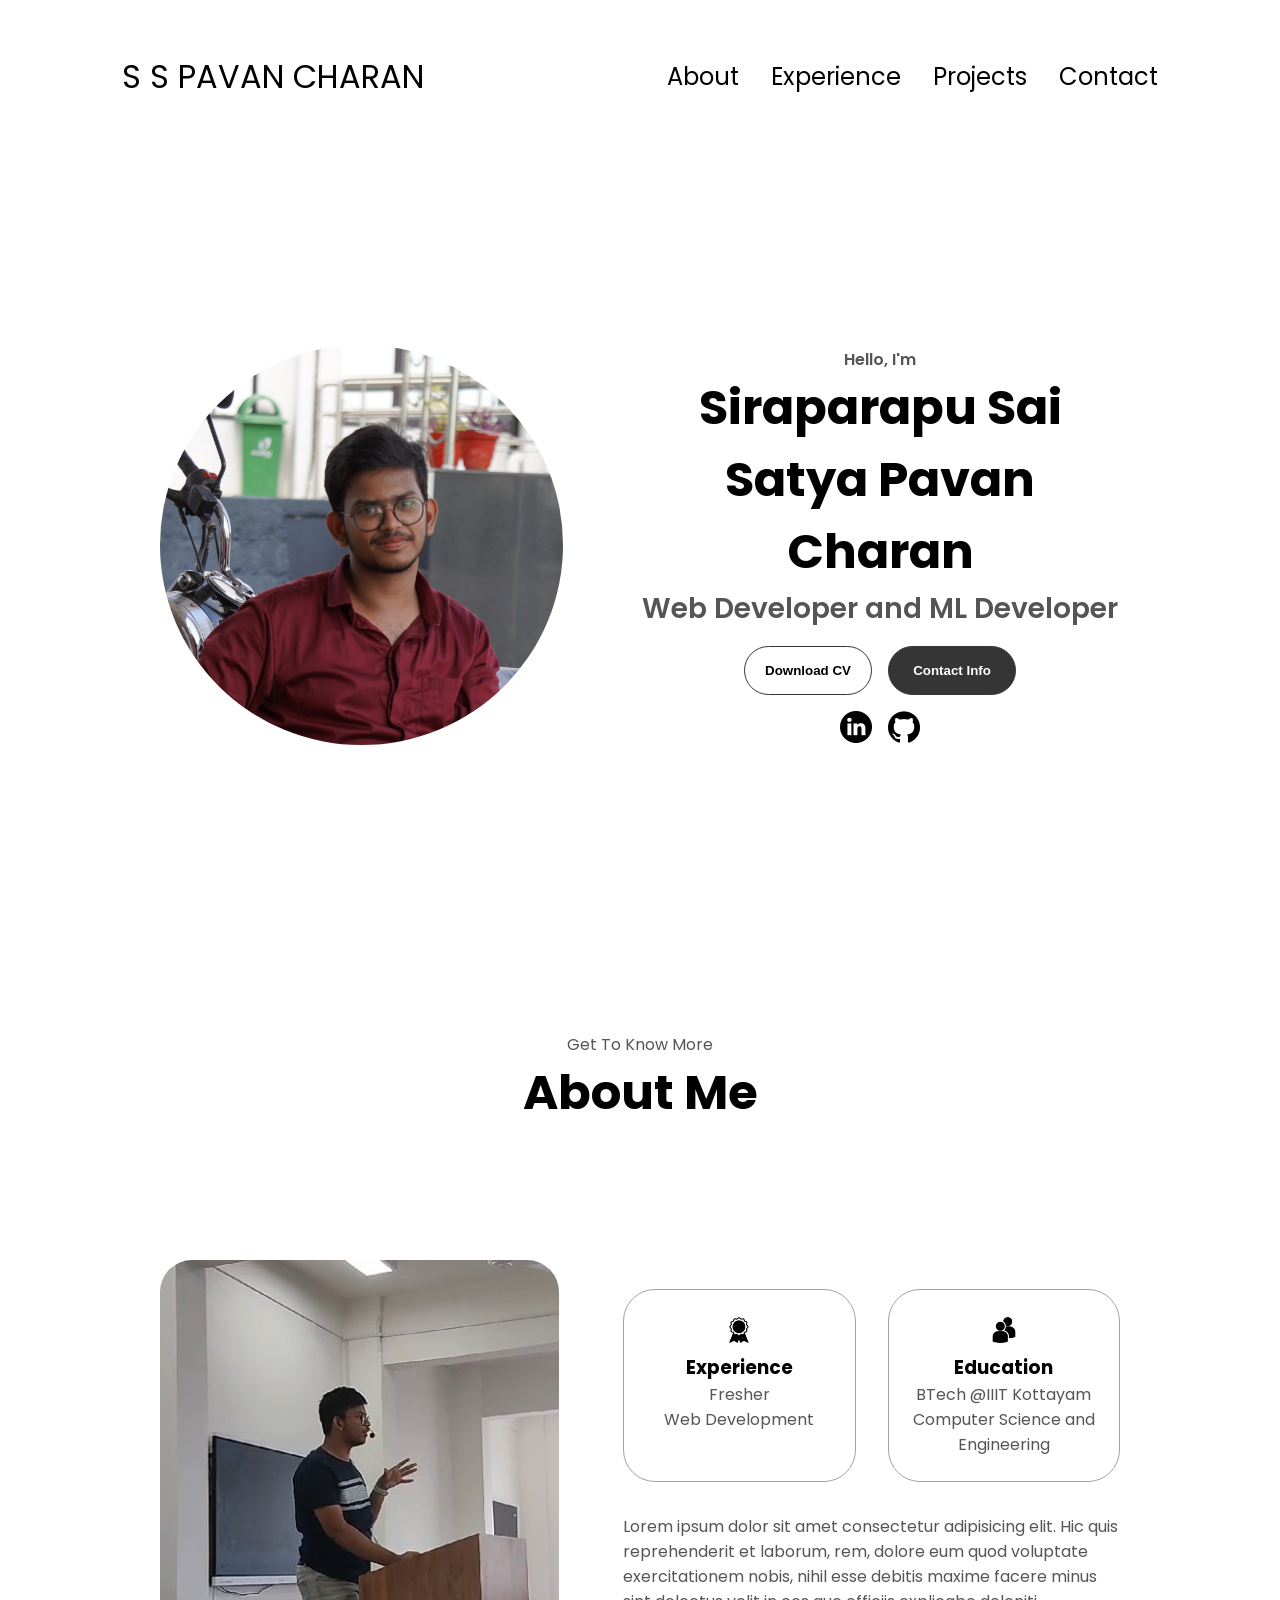
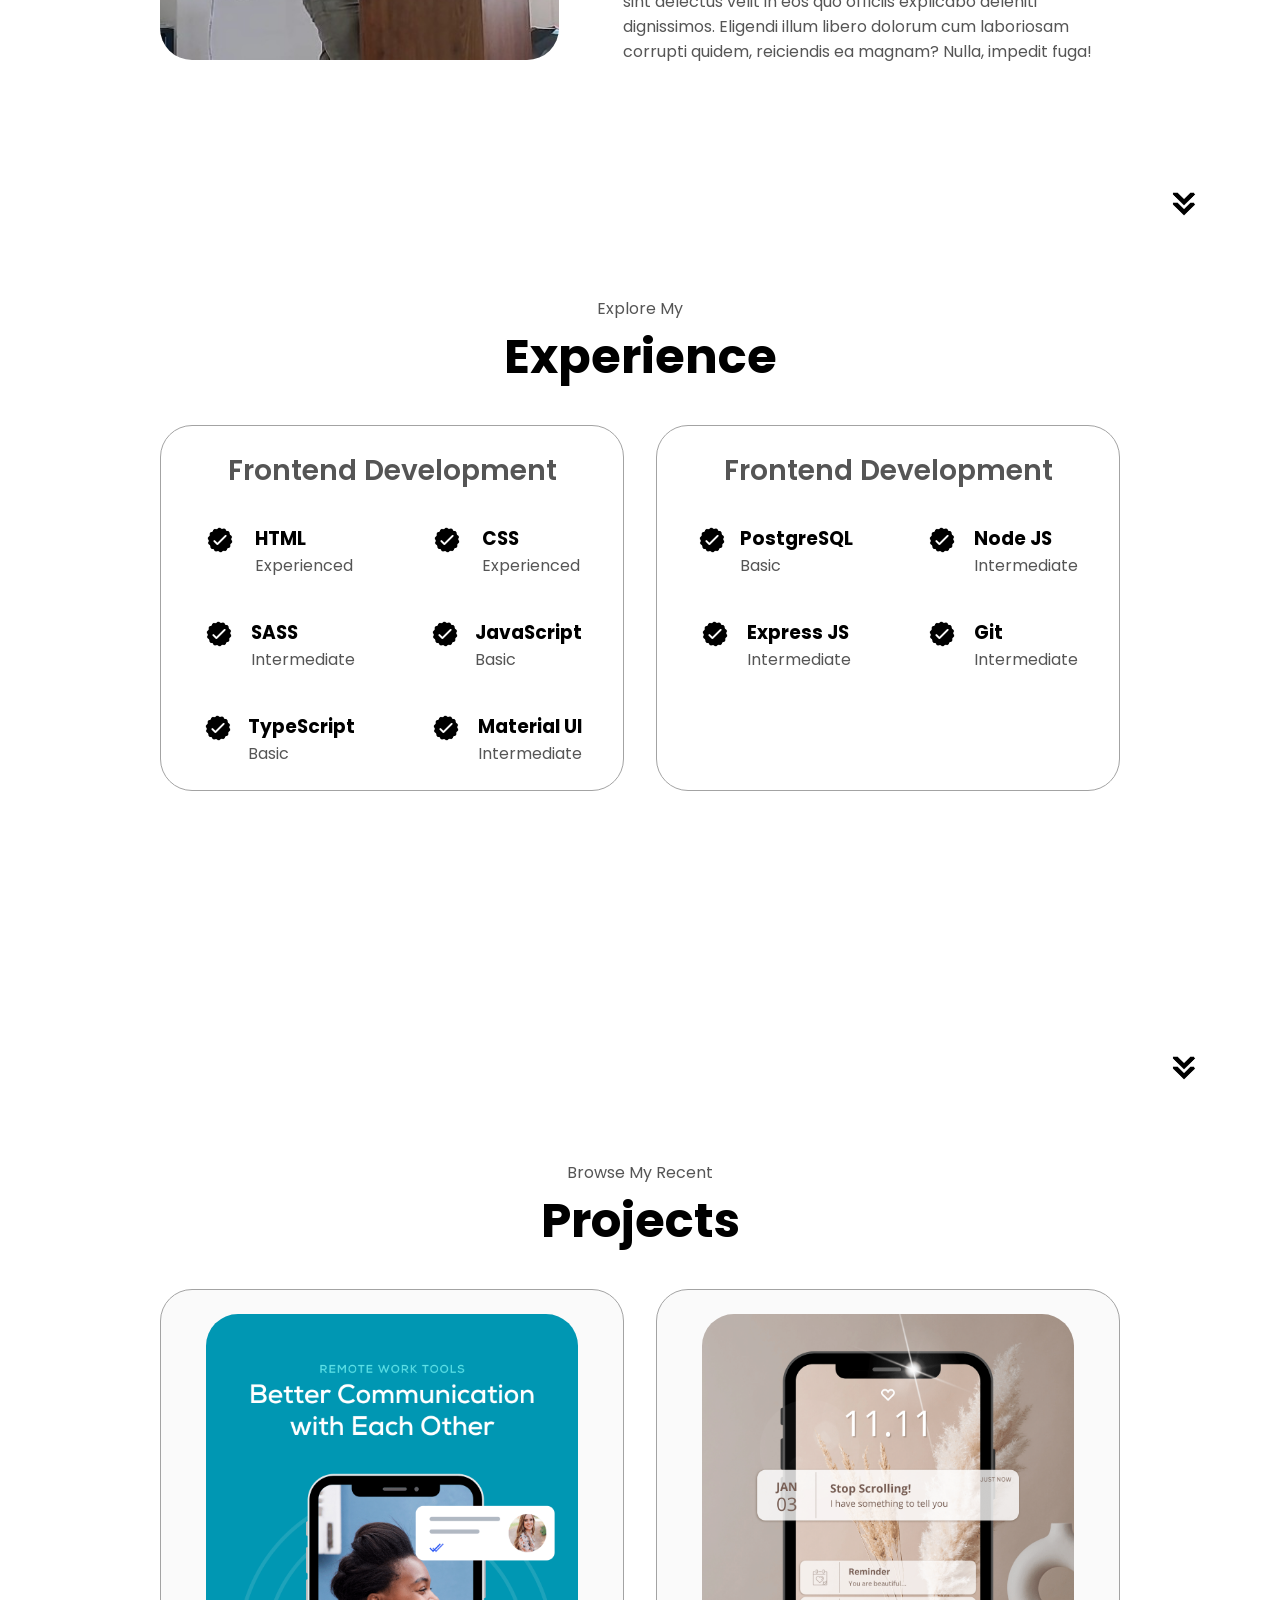
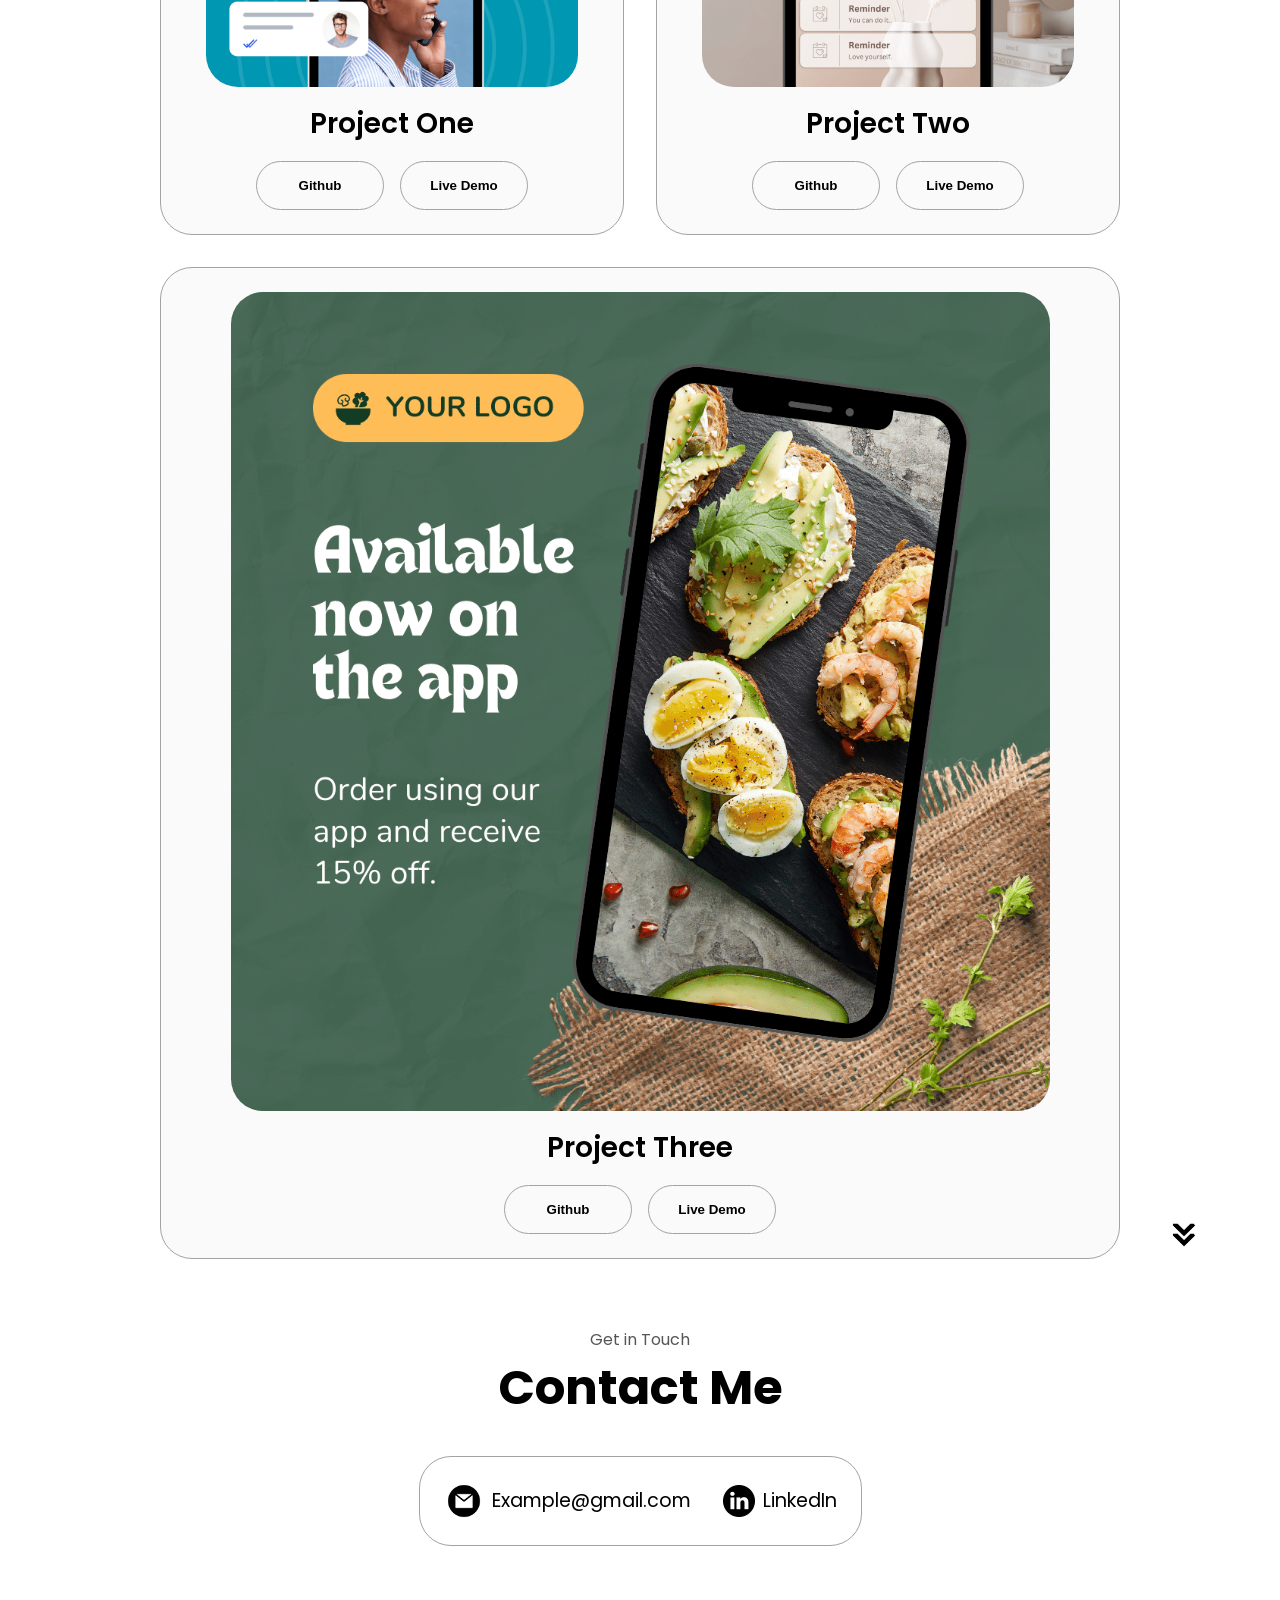
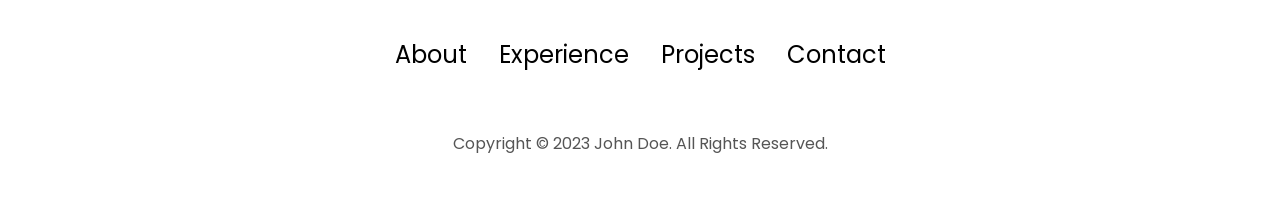
<file: index.html>
<!DOCTYPE html>
<html lang="en">
  <head>
    <meta charset="UTF-8" />
    <meta http-equiv="X-UA-Compatible" content="IE=edge" />
    <meta name="viewport" content="width=device-width, initial-scale=1.0" />
    <title>My Portfolio</title>
    <link rel="stylesheet" href="style.css" />
    <link rel="stylesheet" href="mediaqueries.css" />
  </head>
  <body>
    <nav id="desktop-nav">
      <div class="logo">S S PAVAN CHARAN</div>
      <div>
        <ul class="nav-links">
          <li><a href="#about">About</a></li>
          <li><a href="#experience">Experience</a></li>
          <li><a href="#projects">Projects</a></li>
          <li><a href="#contact">Contact</a></li>
        </ul>
      </div>
    </nav>
    <nav id="hamburger-nav">
      <div class="logo">S S PAVAN CHARAN</div>
      <div class="hamburger-menu">
        <div class="hamburger-icon" onclick="toggleMenu()">
          <span></span>
          <span></span>
          <span></span>
        </div>
        <div class="menu-links">
          <li><a href="#about" onclick="toggleMenu()">About</a></li>
          <li><a href="#experience" onclick="toggleMenu()">Experience</a></li>
          <li><a href="#projects" onclick="toggleMenu()">Projects</a></li>
          <li><a href="#contact" onclick="toggleMenu()">Contact</a></li>
        </div>
      </div>
    </nav>
    <section id="profile">
      <div class="section__pic-container">
        <img src="\assets\DSC02098.JPG" id="profilepic" alt="Pavan profile picture" />
      </div>
      <div class="section__text">
        <p class="section__text__p1">Hello, I'm</p>
        <h1 class="title">Siraparapu Sai Satya Pavan Charan</h1>
        <p class="section__text__p2">Web Developer and ML Developer</p>
        <div class="btn-container">
          <button
            class="btn btn-color-2"
            onclick="window.open('./assets/resume.pdf')"
          >
            Download CV
          </button>
          <button class="btn btn-color-1" onclick="location.href='./#contact'">
            Contact Info
          </button>
        </div>
        <div id="socials-container">
          <img
            src="./assets/linkedin.png"
            alt="My LinkedIn profile"
            class="icon"
            onclick="location.href='https://www.linkedin.com/in/sai-satya-pavan-charan-siraparapu-87837a2a7/'"
          />
          <img
            src="./assets/github.png"
            alt="My Github profile"
            class="icon"
            onclick="location.href='https://github.com/pavan-charan'"
          />
        </div>
      </div>
    </section>
    <section id="about">
      <p class="section__text__p1">Get To Know More</p>
      <h1 class="title">About Me</h1>
      <div class="section-container">
        <div class="section__pic-container">
          <img
            src=".\assets\VideoCapture_20230909-185045.jpg"
            alt="Profile picture"
            class="about-pic"
          />
        </div>
        <div class="about-details-container">
          <div class="about-containers">
            <div class="details-container">
              <img
                src="./assets/experience.png"
                alt="Experience icon"
                class="icon"
              />
              <h3>Experience</h3>
              <p>Fresher<br />Web Development</p>
            </div>
            <div class="details-container">
              <img
                src="./assets/education.png"
                alt="Education icon"
                class="icon"
              />
              <h3>Education</h3>
              <p>BTech @IIIT Kottayam<br />Computer Science and Engineering</p>
            </div>
          </div>
          <div class="text-container">
            <p>
              Lorem ipsum dolor sit amet consectetur adipisicing elit. Hic quis
              reprehenderit et laborum, rem, dolore eum quod voluptate
              exercitationem nobis, nihil esse debitis maxime facere minus sint
              delectus velit in eos quo officiis explicabo deleniti dignissimos.
              Eligendi illum libero dolorum cum laboriosam corrupti quidem,
              reiciendis ea magnam? Nulla, impedit fuga!
            </p>
          </div>
        </div>
      </div>
      <img
        src="./assets/arrow.png"
        alt="Arrow icon"
        class="icon arrow"
        onclick="location.href='./#experience'"
      />
    </section>
    <section id="experience">
      <p class="section__text__p1">Explore My</p>
      <h1 class="title">Experience</h1>
      <div class="experience-details-container">
        <div class="about-containers">
          <div class="details-container">
            <h2 class="experience-sub-title">Frontend Development</h2>
            <div class="article-container">
              <article>
                <img
                  src="./assets/checkmark.png"
                  alt="Experience icon"
                  class="icon"
                />
                <div>
                  <h3>HTML</h3>
                  <p>Experienced</p>
                </div>
              </article>
              <article>
                <img
                  src="./assets/checkmark.png"
                  alt="Experience icon"
                  class="icon"
                />
                <div>
                  <h3>CSS</h3>
                  <p>Experienced</p>
                </div>
              </article>
              <article>
                <img
                  src="./assets/checkmark.png"
                  alt="Experience icon"
                  class="icon"
                />
                <div>
                  <h3>SASS</h3>
                  <p>Intermediate</p>
                </div>
              </article>
              <article>
                <img
                  src="./assets/checkmark.png"
                  alt="Experience icon"
                  class="icon"
                />
                <div>
                  <h3>JavaScript</h3>
                  <p>Basic</p>
                </div>
              </article>
              <article>
                <img
                  src="./assets/checkmark.png"
                  alt="Experience icon"
                  class="icon"
                />
                <div>
                  <h3>TypeScript</h3>
                  <p>Basic</p>
                </div>
              </article>
              <article>
                <img
                  src="./assets/checkmark.png"
                  alt="Experience icon"
                  class="icon"
                />
                <div>
                  <h3>Material UI</h3>
                  <p>Intermediate</p>
                </div>
              </article>
            </div>
          </div>
          <div class="details-container">
            <h2 class="experience-sub-title">Frontend Development</h2>
            <div class="article-container">
              <article>
                <img
                  src="./assets/checkmark.png"
                  alt="Experience icon"
                  class="icon"
                />
                <div>
                  <h3>PostgreSQL</h3>
                  <p>Basic</p>
                </div>
              </article>
              <article>
                <img
                  src="./assets/checkmark.png"
                  alt="Experience icon"
                  class="icon"
                />
                <div>
                  <h3>Node JS</h3>
                  <p>Intermediate</p>
                </div>
              </article>
              <article>
                <img
                  src="./assets/checkmark.png"
                  alt="Experience icon"
                  class="icon"
                />
                <div>
                  <h3>Express JS</h3>
                  <p>Intermediate</p>
                </div>
              </article>
              <article>
                <img
                  src="./assets/checkmark.png"
                  alt="Experience icon"
                  class="icon"
                />
                <div>
                  <h3>Git</h3>
                  <p>Intermediate</p>
                </div>
              </article>
            </div>
          </div>
        </div>
      </div>
      <img
        src="./assets/arrow.png"
        alt="Arrow icon"
        class="icon arrow"
        onclick="location.href='./#projects'"
      />
    </section>
    <section id="projects">
      <p class="section__text__p1">Browse My Recent</p>
      <h1 class="title">Projects</h1>
      <div class="experience-details-container">
        <div class="about-containers">
          <div class="details-container color-container">
            <div class="article-container">
              <img
                src="./assets/project-1.png"
                alt="Project 1"
                class="project-img"
              />
            </div>
            <h2 class="experience-sub-title project-title">Project One</h2>
            <div class="btn-container">
              <button
                class="btn btn-color-2 project-btn"
                onclick="location.href='https://github.com/'"
              >
                Github
              </button>
              <button
                class="btn btn-color-2 project-btn"
                onclick="location.href='https://github.com/'"
              >
                Live Demo
              </button>
            </div>
          </div>
          <div class="details-container color-container">
            <div class="article-container">
              <img
                src="./assets/project-2.png"
                alt="Project 2"
                class="project-img"
              />
            </div>
            <h2 class="experience-sub-title project-title">Project Two</h2>
            <div class="btn-container">
              <button
                class="btn btn-color-2 project-btn"
                onclick="location.href='https://github.com/'"
              >
                Github
              </button>
              <button
                class="btn btn-color-2 project-btn"
                onclick="location.href='https://github.com/'"
              >
                Live Demo
              </button>
            </div>
          </div>
          <div class="details-container color-container">
            <div class="article-container">
              <img
                src="./assets/project-3.png"
                alt="Project 3"
                class="project-img"
              />
            </div>
            <h2 class="experience-sub-title project-title">Project Three</h2>
            <div class="btn-container">
              <button
                class="btn btn-color-2 project-btn"
                onclick="location.href='https://github.com/'"
              >
                Github
              </button>
              <button
                class="btn btn-color-2 project-btn"
                onclick="location.href='https://github.com/'"
              >
                Live Demo
              </button>
            </div>
          </div>
        </div>
      </div>
      <img
        src="./assets/arrow.png"
        alt="Arrow icon"
        class="icon arrow"
        onclick="location.href='./#contact'"
      />
    </section>
    <section id="contact">
      <p class="section__text__p1">Get in Touch</p>
      <h1 class="title">Contact Me</h1>
      <div class="contact-info-upper-container">
        <div class="contact-info-container">
          <img
            src="./assets/email.png"
            alt="Email icon"
            class="icon contact-icon email-icon"
          />
          <p><a href="mailto:examplemail@gmail.com">Example@gmail.com</a></p>
        </div>
        <div class="contact-info-container">
          <img
            src="./assets/linkedin.png"
            alt="LinkedIn icon"
            class="icon contact-icon"
          />
          <p><a href="https://www.linkedin.com">LinkedIn</a></p>
        </div>
      </div>
    </section>
    <footer>
      <nav>
        <div class="nav-links-container">
          <ul class="nav-links">
            <li><a href="#about">About</a></li>
            <li><a href="#experience">Experience</a></li>
            <li><a href="#projects">Projects</a></li>
            <li><a href="#contact">Contact</a></li>
          </ul>
        </div>
      </nav>
      <p>Copyright &#169; 2023 John Doe. All Rights Reserved.</p>
    </footer>
    <script src="script.js"></script>
  </body>
</html>
</file>
<file: style.css>
/* GENERAL */

@import url("https://fonts.googleapis.com/css2?family=Poppins:wght@300;400;500;600&display=swap");

* {
  margin: 0;
  padding: 0;
}

body {
  font-family: "Poppins", sans-serif;
}

html {
  scroll-behavior: smooth;
}

p {
  color: rgb(85, 85, 85);
}

/* TRANSITION */

a,
.btn {
  transition: all 300ms ease;
}

/* DESKTOP NAV */

nav,
.nav-links {
  display: flex;
}

nav {
  justify-content: space-around;
  align-items: center;
  height: 17vh;
}

.nav-links {
  gap: 2rem;
  list-style: none;
  font-size: 1.5rem;
}

a {
  color: black;
  text-decoration: none;
  text-decoration-color: white;
}

a:hover {
  color: grey;
  text-decoration: underline;
  text-underline-offset: 1rem;
  text-decoration-color: rgb(181, 181, 181);
}

.logo {
  font-size: 2rem;
}

.logo:hover {
  cursor: default;
}

/* HAMBURGER MENU */

#hamburger-nav {
  display: none;
}

.hamburger-menu {
  position: relative;
  display: inline-block;
}

.hamburger-icon {
  display: flex;
  flex-direction: column;
  justify-content: space-between;
  height: 24px;
  width: 30px;
  cursor: pointer;
}

.hamburger-icon span {
  width: 100%;
  height: 2px;
  background-color: black;
  transition: all 0.3 ease-in-out;
}

.menu-links {
  position: absolute;
  top: 100%;
  right: 0;
  background-color: white;
  width: fit-content;
  max-height: 0;
  overflow: hidden;
  transition: all 0.3 ease-in-out;
}

#profilepic{
  border-radius: 50%;
}

.menu-links a {
  display: block;
  padding: 10px;
  text-align: center;
  font-size: 1.5rem;
  color: black;
  text-decoration: none;
  transition: all 0.3 ease-in-out;
}

.menu-links li {
  list-style: none;
}

.menu-links.open {
  max-height: 300px;
}

.hamburger-icon.open span:first-child {
  transform: rotate(45deg) translate(10px, 5px);
}

.hamburger-icon.open span:nth-child(2) {
  opacity: 0;
}

.hamburger-icon.open span:last-child {
  transform: rotate(-45deg) translate(10px, -5px);
}

.hamburger-icon span:first-child {
  transform: none;
}

.hamburger-icon span:first-child {
  opacity: 1;
}

.hamburger-icon span:first-child {
  transform: none;
}

/* SECTIONS */

section {
  padding-top: 4vh;
  height: 96vh;
  margin: 0 10rem;
  box-sizing: border-box;
  min-height: fit-content;
}

.section-container {
  display: flex;
}

/* PROFILE SECTION */

#profile {
  display: flex;
  justify-content: center;
  gap: 5rem;
  height: 80vh;
}

.section__pic-container {
  display: flex;
  height: 400px;
  width: 400px;
  margin: auto 0;
}

.section__text {
  align-self: center;
  text-align: center;
}

.section__text p {
  font-weight: 600;
}

.section__text__p1 {
  text-align: center;
}

.section__text__p2 {
  font-size: 1.75rem;
  margin-bottom: 1rem;
}

.title {
  font-size: 3rem;
  text-align: center;
}

#socials-container {
  display: flex;
  justify-content: center;
  margin-top: 1rem;
  gap: 1rem;
}

/* ICONS */

.icon {
  cursor: pointer;
  height: 2rem;
}

/* BUTTONS */

.btn-container {
  display: flex;
  justify-content: center;
  gap: 1rem;
}

.btn {
  font-weight: 600;
  transition: all 300ms ease;
  padding: 1rem;
  width: 8rem;
  border-radius: 2rem;
}

.btn-color-1,
.btn-color-2 {
  border: rgb(53, 53, 53) 0.1rem solid;
}

.btn-color-1:hover,
.btn-color-2:hover {
  cursor: pointer;
}

.btn-color-1,
.btn-color-2:hover {
  background: rgb(53, 53, 53);
  color: white;
}

.btn-color-1:hover {
  background: rgb(0, 0, 0);
}

.btn-color-2 {
  background: none;
}

.btn-color-2:hover {
  border: rgb(255, 255, 255) 0.1rem solid;
}

.btn-container {
  gap: 1rem;
}

/* ABOUT SECTION */

#about {
  position: relative;
}

.about-containers {
  gap: 2rem;
  margin-bottom: 2rem;
  margin-top: 2rem;
}

.about-details-container {
  justify-content: center;
  flex-direction: column;
}

.about-containers,
.about-details-container {
  display: flex;
}

.about-pic {
  border-radius: 2rem;
}

.arrow {
  position: absolute;
  right: -5rem;
  bottom: 2.5rem;
}

.details-container {
  padding: 1.5rem;
  flex: 1;
  background: white;
  border-radius: 2rem;
  border: rgb(53, 53, 53) 0.1rem solid;
  border-color: rgb(163, 163, 163);
  text-align: center;
}

.section-container {
  gap: 4rem;
  height: 80%;
}

.section__pic-container {
  height: 400px;
  width: 400px;
  margin: auto 0;
}

/* EXPERIENCE SECTION */

#experience {
  position: relative;
}

.experience-sub-title {
  color: rgb(85, 85, 85);
  font-weight: 600;
  font-size: 1.75rem;
  margin-bottom: 2rem;
}

.experience-details-container {
  display: flex;
  justify-content: center;
  flex-direction: column;
}

.article-container {
  display: flex;
  text-align: initial;
  flex-wrap: wrap;
  flex-direction: row;
  gap: 2.5rem;
  justify-content: space-around;
}

article {
  display: flex;
  width: 10rem;
  justify-content: space-around;
  gap: 0.5rem;
}

article .icon {
  cursor: default;
}

/* PROJECTS SECTION */

#projects {
  position: relative;
}

.color-container {
  border-color: rgb(163, 163, 163);
  background: rgb(250, 250, 250);
}

.project-img {
  border-radius: 2rem;
  width: 90%;
  height: 90%;
}

.project-title {
  margin: 1rem;
  color: black;
}

.project-btn {
  color: black;
  border-color: rgb(163, 163, 163);
}

/* CONTACT */

#contact {
  display: flex;
  justify-content: center;
  flex-direction: column;
  height: 70vh;
}

.contact-info-upper-container {
  display: flex;
  justify-content: center;
  border-radius: 2rem;
  border: rgb(53, 53, 53) 0.1rem solid;
  border-color: rgb(163, 163, 163);
  background: (250, 250, 250);
  margin: 2rem auto;
  padding: 0.5rem;
}

.contact-info-container {
  display: flex;
  align-items: center;
  justify-content: center;
  gap: 0.5rem;
  margin: 1rem;
}

.contact-info-container p {
  font-size: larger;
}

.contact-icon {
  cursor: default;
}

.email-icon {
  height: 2.5rem;
}

/* FOOTER SECTION */

footer {
  height: 26vh;
  margin: 0 1rem;
}

footer p {
  text-align: center;
}
</file>
<file: mediaqueries.css>
@media screen and (max-width: 1400px) {
  #profile {
    height: 83vh;
    margin-bottom: 6rem;
  }
  .about-containers {
    flex-wrap: wrap;
  }
  #contact,
  #projects {
    height: fit-content;
  }
}

@media screen and (max-width: 1200px) {
  #desktop-nav {
    display: none;
  }
  #hamburger-nav {
    display: flex;
  }
  #experience,
  .experience-details-container {
    margin-top: 2rem;
  }
  #profile,
  .section-container {
    display: block;
  }
  .arrow {
    display: none;
  }
  section,
  .section-container {
    height: fit-content;
  }
  section {
    margin: 0 5%;
  }
  .section__pic-container {
    width: 275px;
    height: 275px;
    margin: 0 auto 2rem;
  }
  .about-containers {
    margin-top: 0;
  }
}

@media screen and (max-width: 600px) {
  #contact,
  footer {
    height: 40vh;
  }
  #profile {
    height: 83vh;
    margin-bottom: 0;
  }
  article {
    font-size: 1rem;
  }
  footer nav {
    height: fit-content;
    margin-bottom: 2rem;
  }
  .about-containers,
  .contact-info-upper-container,
  .btn-container {
    flex-wrap: wrap;
  }
  .contact-info-container {
    margin: 0;
  }
  .contact-info-container p,
  .nav-links li a {
    font-size: 1rem;
  }
  .experience-sub-title {
    font-size: 1.25rem;
  }
  .logo {
    font-size: 1.5rem;
  }
  .nav-links {
    flex-direction: column;
    gap: 0.5rem;
    text-align: center;
  }
  .section__pic-container {
    width: auto;
    height: 46vw;
    justify-content: center;
  }
  .section__text__p2 {
    font-size: 1.25rem;
  }
  .title {
    font-size: 2rem;
  }
  .text-container {
    text-align: justify;
  }
}
</file>
